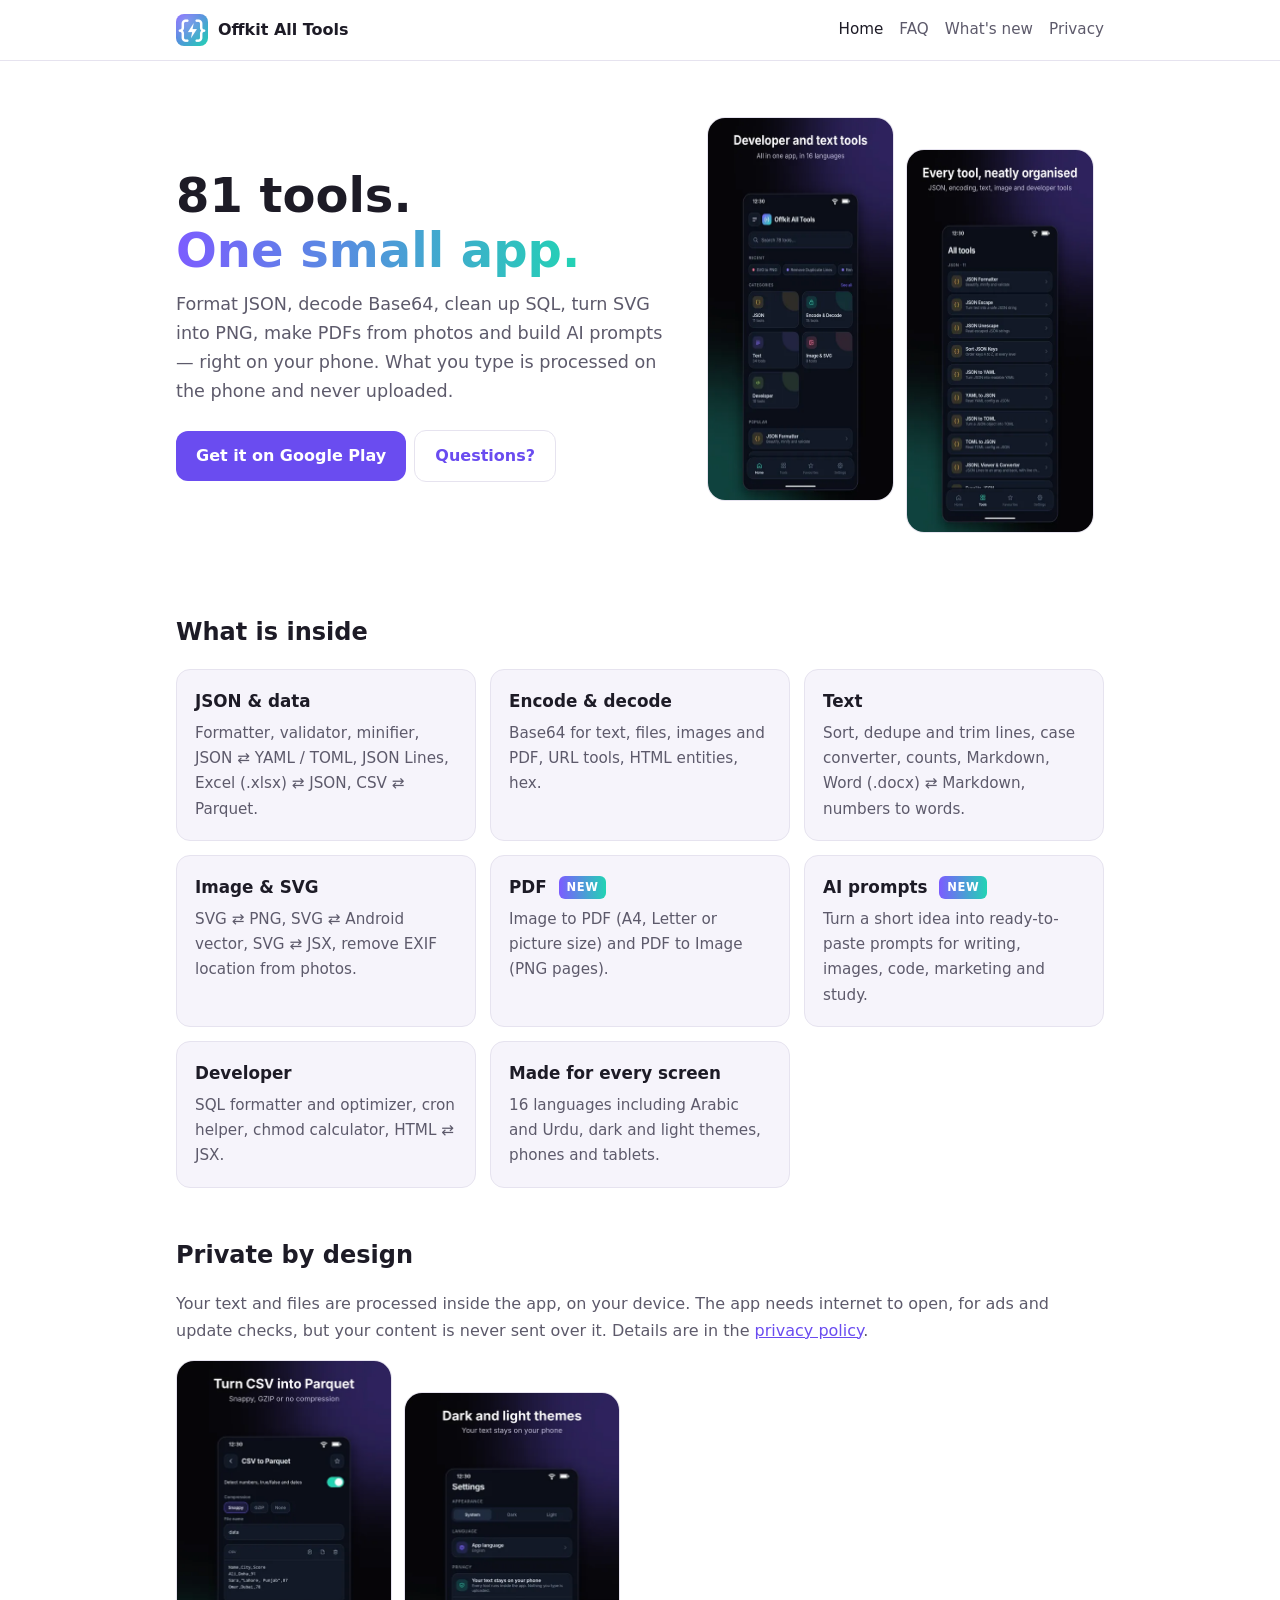
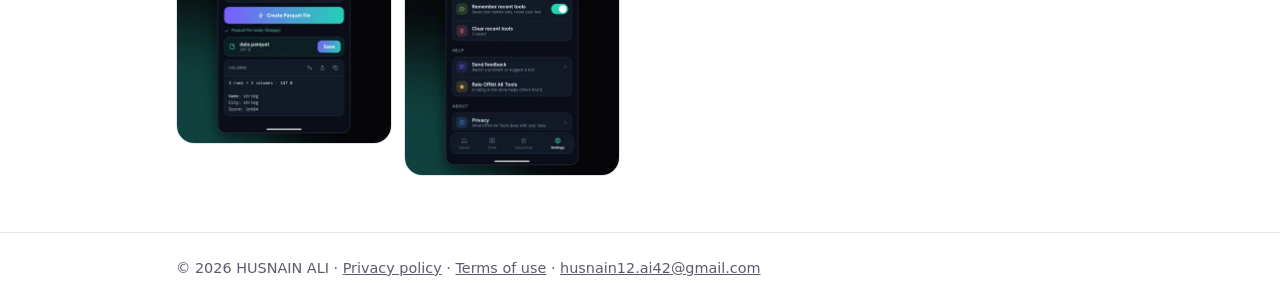
<file: index.html>
<!DOCTYPE html>
<html lang="en">
<head>
<meta charset="utf-8">
<meta name="viewport" content="width=device-width, initial-scale=1">
<title>Offkit All Tools — 81 developer and text tools</title>
<meta name="description" content="81 developer and text tools in one app for Android and iPhone: JSON, Base64, SQL, SVG, PDF and AI prompts.">
<link rel="icon" href="img/icon.png">
<link rel="stylesheet" href="site.css">
</head>
<body>
<header class="top"><div class="wrap"><a class="brand" href="index.html"><img src="img/icon.png" alt="">Offkit All Tools</a><nav class="links"><a href="index.html" aria-current="page">Home</a><a href="faq.html">FAQ</a><a href="changelog.html">What&#39;s new</a><a href="privacy.html">Privacy</a></nav></div></header>
<main class="wrap">
<section class="hero">
  <div>
    <h1>81 tools.<br><span class="grad">One small app.</span></h1>
    <p class="lead">Format JSON, decode Base64, clean up SQL, turn SVG into PNG, make PDFs from photos and build AI prompts — right on your phone. What you type is processed on the phone and never uploaded.</p>
    <a class="btn" href="https://play.google.com/store/apps/details?id=com.offkit.app">Get it on Google Play</a><a class="btn ghost" href="faq.html">Questions?</a>
  </div>
  <div class="shots"><img src="img/shot-1.webp" alt="Home screen with search, recent tools and categories" width="216" height="384"><img src="img/shot-2.webp" alt="List of JSON tools" width="216" height="384"></div>
</section>

<h2>What is inside</h2>
<div class="grid">
  <div class="card"><h3>JSON &amp; data</h3><p>Formatter, validator, minifier, JSON ⇄ YAML / TOML, JSON Lines, Excel (.xlsx) ⇄ JSON, CSV ⇄ Parquet.</p></div>
  <div class="card"><h3>Encode &amp; decode</h3><p>Base64 for text, files, images and PDF, URL tools, HTML entities, hex.</p></div>
  <div class="card"><h3>Text</h3><p>Sort, dedupe and trim lines, case converter, counts, Markdown, Word (.docx) ⇄ Markdown, numbers to words.</p></div>
  <div class="card"><h3>Image &amp; SVG</h3><p>SVG ⇄ PNG, SVG ⇄ Android vector, SVG ⇄ JSX, remove EXIF location from photos.</p></div>
  <div class="card"><h3>PDF <span class="tag">NEW</span></h3><p>Image to PDF (A4, Letter or picture size) and PDF to Image (PNG pages).</p></div>
  <div class="card"><h3>AI prompts <span class="tag">NEW</span></h3><p>Turn a short idea into ready-to-paste prompts for writing, images, code, marketing and study.</p></div>
  <div class="card"><h3>Developer</h3><p>SQL formatter and optimizer, cron helper, chmod calculator, HTML ⇄ JSX.</p></div>
  <div class="card"><h3>Made for every screen</h3><p>16 languages including Arabic and Urdu, dark and light themes, phones and tablets.</p></div>
</div>

<h2>Private by design</h2>
<p class="muted">Your text and files are processed inside the app, on your device. The app needs internet to open, for ads and update checks, but your content is never sent over it. Details are in the <a href="privacy.html">privacy policy</a>.</p>
<div class="shots" style="justify-content:flex-start"><img src="img/shot-3.webp" alt="CSV to Parquet tool" width="216" height="384" loading="lazy"><img src="img/shot-8.webp" alt="Settings screen" width="216" height="384" loading="lazy"></div>
</main>
<footer><div class="wrap">© 2026 HUSNAIN ALI · <a href="privacy.html">Privacy policy</a> · <a href="terms.html">Terms of use</a> · <a href="mailto:husnain12.ai42@gmail.com">husnain12.ai42@gmail.com</a></div></footer>
</body>
</html>
</file>
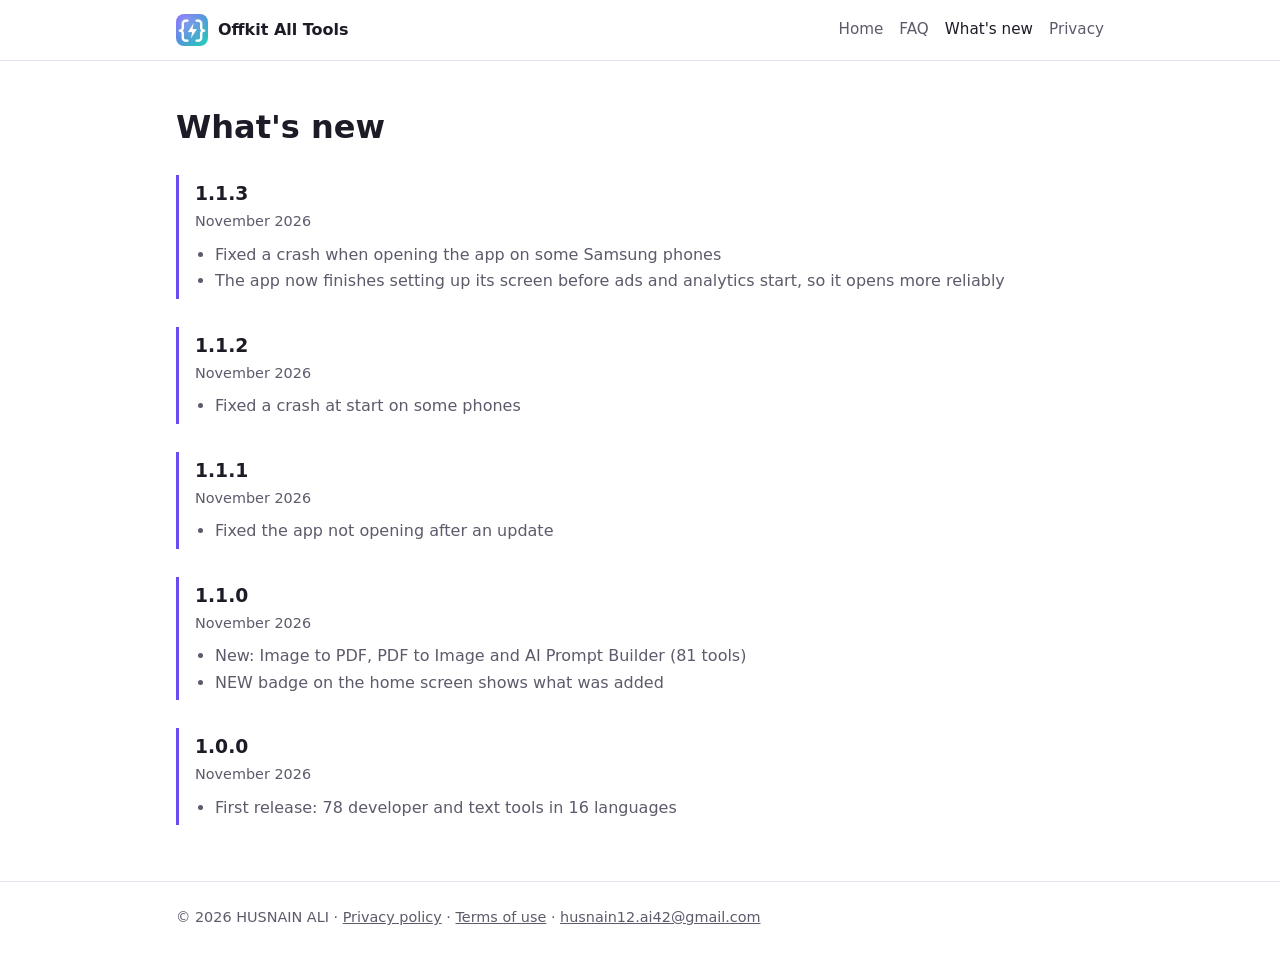
<file: changelog.html>
<!DOCTYPE html>
<html lang="en">
<head>
<meta charset="utf-8">
<meta name="viewport" content="width=device-width, initial-scale=1">
<title>Offkit All Tools — What's new</title>
<meta name="description" content="Release notes for Offkit All Tools.">
<link rel="icon" href="img/icon.png">
<link rel="stylesheet" href="site.css">
</head>
<body>
<header class="top"><div class="wrap"><a class="brand" href="index.html"><img src="img/icon.png" alt="">Offkit All Tools</a><nav class="links"><a href="index.html">Home</a><a href="faq.html">FAQ</a><a href="changelog.html" aria-current="page">What&#39;s new</a><a href="privacy.html">Privacy</a></nav></div></header>
<main class="wrap">
<h1 style="margin-top:40px">What's new</h1>
<!-- NEXT RELEASE: remove the comment marks around this block on the day 1.2.0 is live on Google Play.
<div class="release"><h3>1.2.0</h3><div class="date">November 2026</div><ul>
<li>Tablet layout: tools are shown in columns on big screens</li>
<li>Faster start-up</li>
<li>Very large or damaged files are stopped safely instead of slowing the phone</li>
<li>Pick the app language in Android settings (Android 13+)</li>
<li>Copied results are hidden from the clipboard preview</li></ul></div>
-->
<div class="release"><h3>1.1.3</h3><div class="date">November 2026</div><ul>
<li>Fixed a crash when opening the app on some Samsung phones</li>
<li>The app now finishes setting up its screen before ads and analytics start, so it opens more reliably</li></ul></div>
<div class="release"><h3>1.1.2</h3><div class="date">November 2026</div><ul><li>Fixed a crash at start on some phones</li></ul></div>
<div class="release"><h3>1.1.1</h3><div class="date">November 2026</div><ul><li>Fixed the app not opening after an update</li></ul></div>
<div class="release"><h3>1.1.0</h3><div class="date">November 2026</div><ul>
<li>New: Image to PDF, PDF to Image and AI Prompt Builder (81 tools)</li>
<li>NEW badge on the home screen shows what was added</li></ul></div>
<div class="release"><h3>1.0.0</h3><div class="date">November 2026</div><ul>
<li>First release: 78 developer and text tools in 16 languages</li></ul></div>
</main>
<footer><div class="wrap">© 2026 HUSNAIN ALI · <a href="privacy.html">Privacy policy</a> · <a href="terms.html">Terms of use</a> · <a href="mailto:husnain12.ai42@gmail.com">husnain12.ai42@gmail.com</a></div></footer>
</body>
</html>
</file>
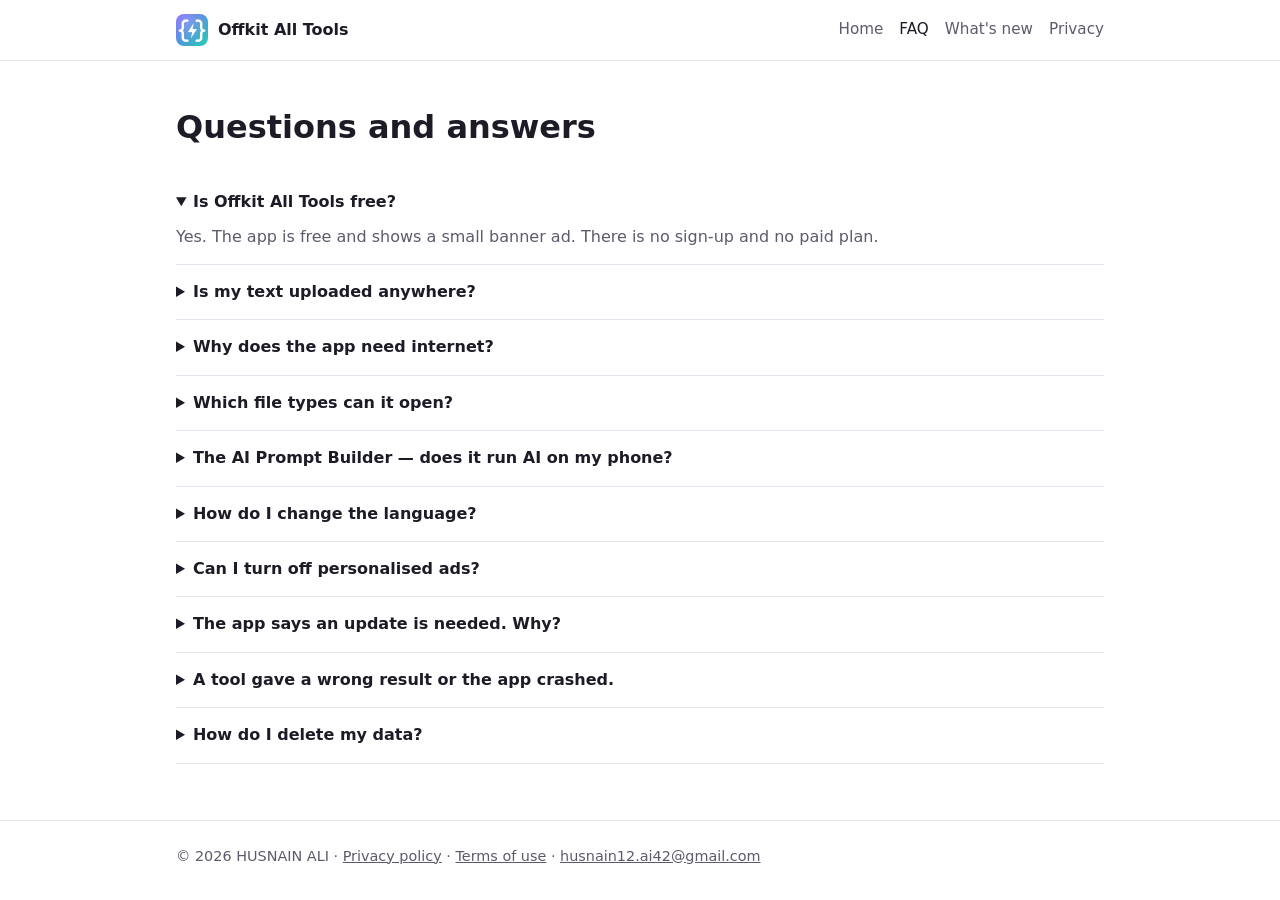
<file: faq.html>
<!DOCTYPE html>
<html lang="en">
<head>
<meta charset="utf-8">
<meta name="viewport" content="width=device-width, initial-scale=1">
<title>Offkit All Tools — FAQ</title>
<meta name="description" content="Answers to common questions about Offkit All Tools.">
<link rel="icon" href="img/icon.png">
<link rel="stylesheet" href="site.css">
</head>
<body>
<header class="top"><div class="wrap"><a class="brand" href="index.html"><img src="img/icon.png" alt="">Offkit All Tools</a><nav class="links"><a href="index.html">Home</a><a href="faq.html" aria-current="page">FAQ</a><a href="changelog.html">What&#39;s new</a><a href="privacy.html">Privacy</a></nav></div></header>
<main class="wrap">
<h1 style="margin-top:40px">Questions and answers</h1>
<details open><summary>Is Offkit All Tools free?</summary><p>Yes. The app is free and shows a small banner ad. There is no sign-up and no paid plan.</p></details>
<details><summary>Is my text uploaded anywhere?</summary><p>No. Everything you type, paste or open is processed on your phone. It is never sent to us or anyone else. See the <a href="privacy.html">privacy policy</a>.</p></details>
<details><summary>Why does the app need internet?</summary><p>To show ads (which keep the app free), to check that you have the latest version, and to send anonymous crash reports. Your content is never sent.</p></details>
<details><summary>Which file types can it open?</summary><p>Text and JSON files, CSV, Excel .xlsx, Word .docx, Parquet, SVG, PNG, JPEG, WebP and PDF. Files up to 25 MB are supported.</p></details>
<details><summary>The AI Prompt Builder — does it run AI on my phone?</summary><p>No. It uses ready-made templates to turn your idea into good prompts. Copy a prompt into the AI app you already use.</p></details>
<details><summary>How do I change the language?</summary><p>Settings → Language inside the app. From version 1.2 on Android 13 and newer, you can also pick it in the phone's Settings → Apps → Offkit All Tools → Language.</p></details>
<details><summary>Can I turn off personalised ads?</summary><p>Yes. Where the consent form applies (for example in Europe), Settings → Ad privacy choices opens it again. On Android you can also reset or delete your advertising ID in the phone settings.</p></details>
<details><summary>The app says an update is needed. Why?</summary><p>Sometimes an older version has a bug that must not stay on phones. Tap Update; it takes a few seconds through Google Play or the App Store.</p></details>
<details><summary>A tool gave a wrong result or the app crashed.</summary><p>Please email <a href="mailto:husnain12.ai42@gmail.com">husnain12.ai42@gmail.com</a> with the tool name and, if possible, a small example. You can also use Settings → Send feedback.</p></details>
<details><summary>How do I delete my data?</summary><p>Settings → Clear recent tools removes your history. Uninstalling the app removes everything stored on your phone. For data held by Google (ads, Firebase) see the privacy policy.</p></details>
</main>
<footer><div class="wrap">© 2026 HUSNAIN ALI · <a href="privacy.html">Privacy policy</a> · <a href="terms.html">Terms of use</a> · <a href="mailto:husnain12.ai42@gmail.com">husnain12.ai42@gmail.com</a></div></footer>
</body>
</html>
</file>
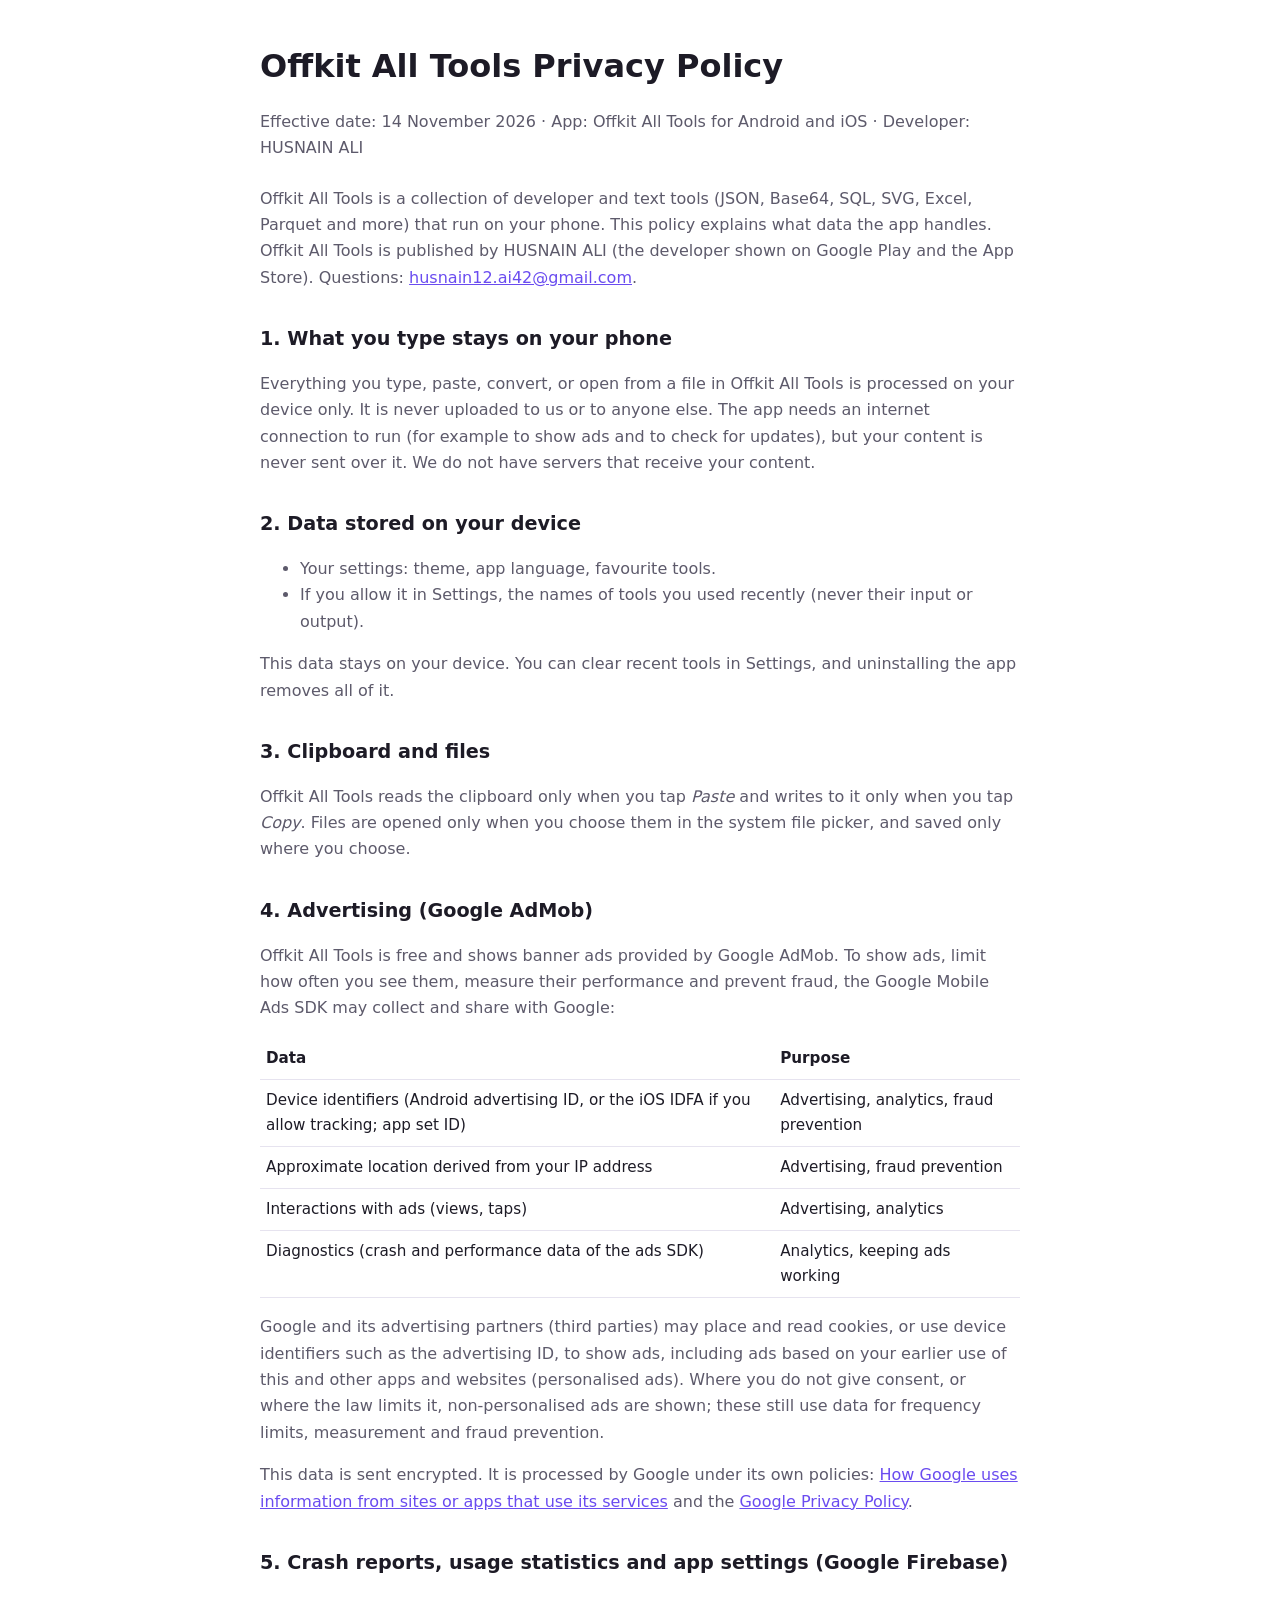
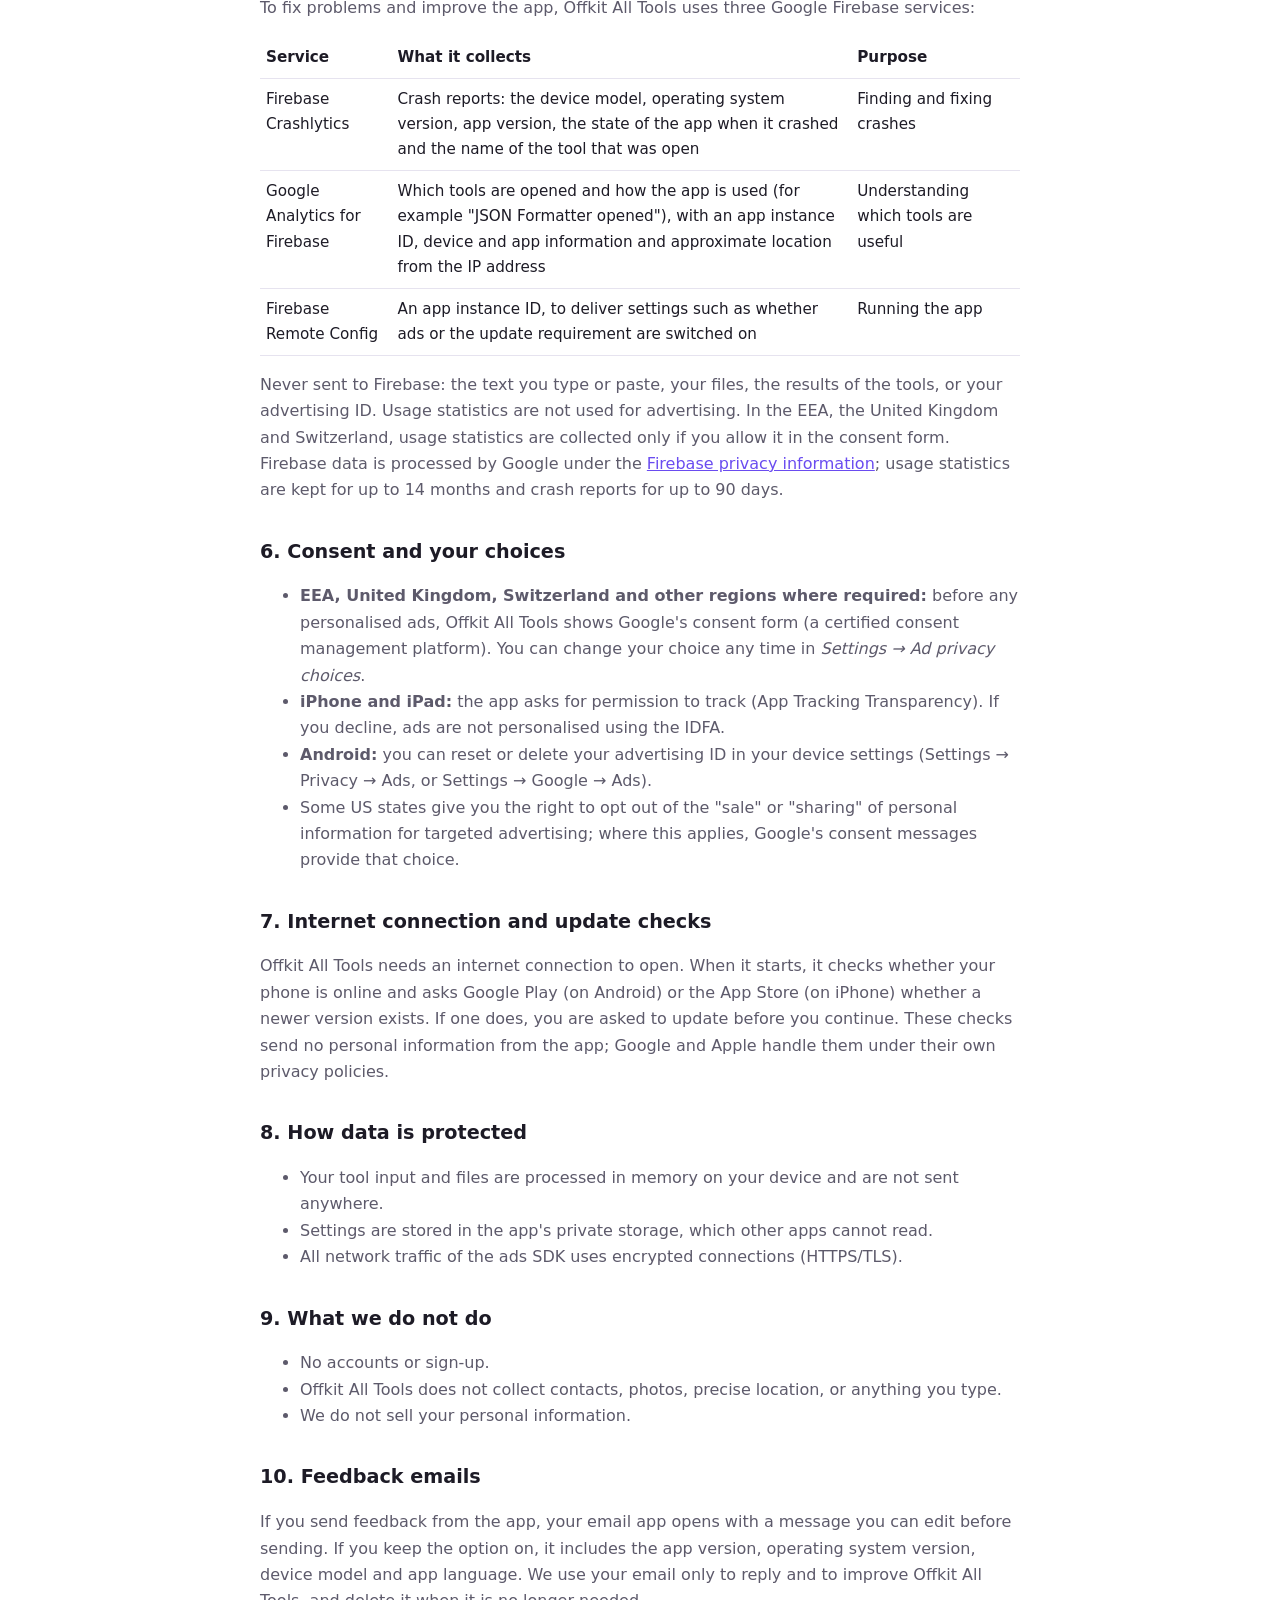
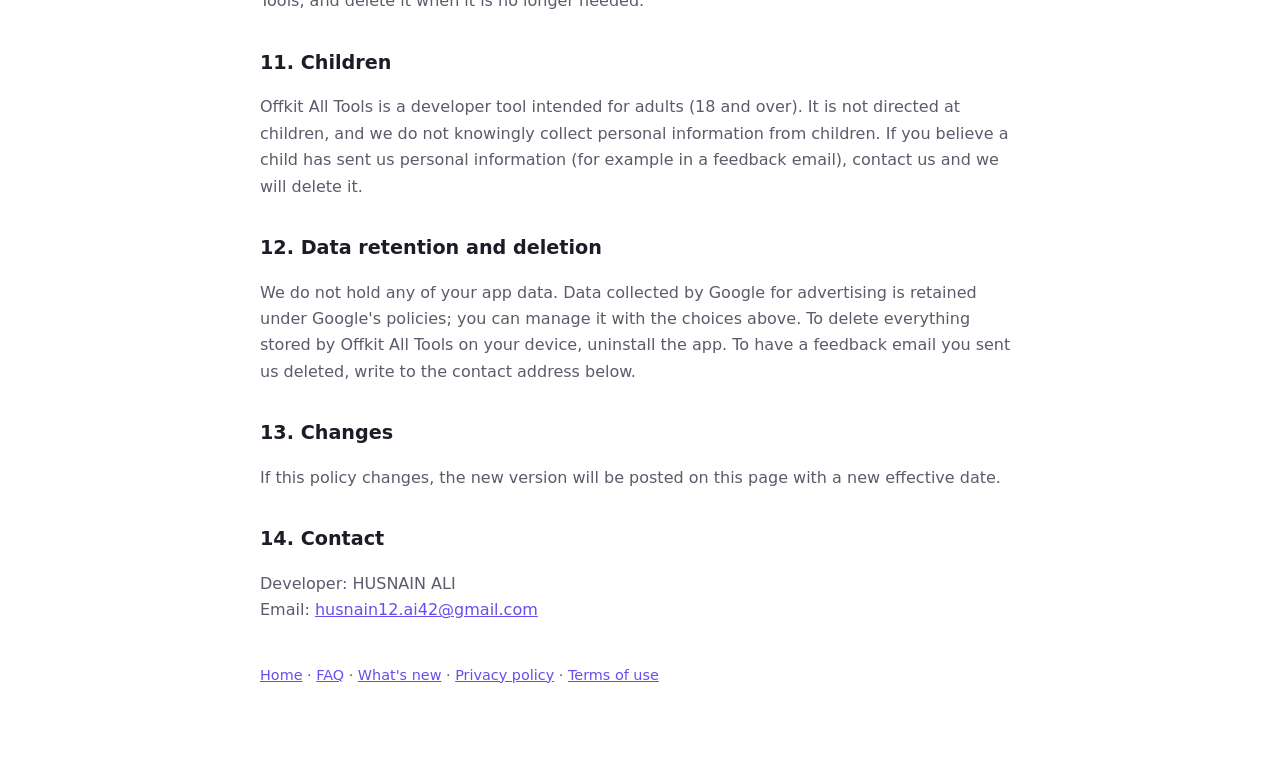
<file: privacy.html>
<!DOCTYPE html>
<html lang="en">
<head>
<meta charset="utf-8">
<meta name="viewport" content="width=device-width, initial-scale=1">
<title>Offkit All Tools Privacy Policy</title>
<meta name="description" content="How the Offkit All Tools app handles your data.">
<style>
  :root { --bg:#ffffff; --text:#1d1b26; --muted:#5d5a6b; --line:#e6e3ef; --accent:#6a4cf0; }
  @media (prefers-color-scheme: dark) { :root { --bg:#0f0e15; --text:#eceaf4; --muted:#a8a4b8; --line:#2a2737; --accent:#9b85ff; } }
  body { margin:0; background:var(--bg); color:var(--text); font:16px/1.65 system-ui,-apple-system,"Segoe UI",Roboto,sans-serif; }
  main { max-width:760px; margin:0 auto; padding:40px 20px 64px; }
  h1 { font-size:2rem; margin:0 0 4px; } h2 { font-size:1.2rem; margin:32px 0 8px; }
  p, li { color:var(--muted); } a { color:var(--accent); }
  table { border-collapse:collapse; width:100%; font-size:.95rem; } th, td { text-align:left; border-bottom:1px solid var(--line); padding:8px 6px; vertical-align:top; }
  .meta { color:var(--muted); margin-bottom:24px; }
</style>
</head>
<body>
<main>
<h1>Offkit All Tools Privacy Policy</h1>
<p class="meta">Effective date: 14 November 2026 · App: Offkit All Tools for Android and iOS · Developer: HUSNAIN ALI</p>

<p>Offkit All Tools is a collection of developer and text tools (JSON, Base64, SQL, SVG, Excel, Parquet and more) that run on your phone.
This policy explains what data the app handles. Offkit All Tools is published by HUSNAIN ALI (the developer shown on Google Play and the App Store). Questions: <a href="mailto:husnain12.ai42@gmail.com">husnain12.ai42@gmail.com</a>.</p>

<h2>1. What you type stays on your phone</h2>
<p>Everything you type, paste, convert, or open from a file in Offkit All Tools is processed on your device only. It is never uploaded to us or to anyone else. The app needs an internet connection to run (for example to show ads and to check for updates), but your content is never sent over it. We do not have servers that receive your content.</p>

<h2>2. Data stored on your device</h2>
<ul>
  <li>Your settings: theme, app language, favourite tools.</li>
  <li>If you allow it in Settings, the names of tools you used recently (never their input or output).</li>
</ul>
<p>This data stays on your device. You can clear recent tools in Settings, and uninstalling the app removes all of it.</p>

<h2>3. Clipboard and files</h2>
<p>Offkit All Tools reads the clipboard only when you tap <em>Paste</em> and writes to it only when you tap <em>Copy</em>. Files are opened only when you choose them in the system file picker, and saved only where you choose.</p>

<h2>4. Advertising (Google AdMob)</h2>
<p>Offkit All Tools is free and shows banner ads provided by Google AdMob. To show ads, limit how often you see them, measure their performance and prevent fraud, the Google Mobile Ads SDK may collect and share with Google:</p>
<table>
  <tr><th>Data</th><th>Purpose</th></tr>
  <tr><td>Device identifiers (Android advertising ID, or the iOS IDFA if you allow tracking; app set ID)</td><td>Advertising, analytics, fraud prevention</td></tr>
  <tr><td>Approximate location derived from your IP address</td><td>Advertising, fraud prevention</td></tr>
  <tr><td>Interactions with ads (views, taps)</td><td>Advertising, analytics</td></tr>
  <tr><td>Diagnostics (crash and performance data of the ads SDK)</td><td>Analytics, keeping ads working</td></tr>
</table>
<p>Google and its advertising partners (third parties) may place and read cookies, or use device identifiers such as the advertising ID, to show ads, including ads based on your earlier use of this and other apps and websites (personalised ads). Where you do not give consent, or where the law limits it, non-personalised ads are shown; these still use data for frequency limits, measurement and fraud prevention.</p>
<p>This data is sent encrypted. It is processed by Google under its own policies: <a href="https://policies.google.com/technologies/partner-sites">How Google uses information from sites or apps that use its services</a> and the <a href="https://policies.google.com/privacy">Google Privacy Policy</a>.</p>

<h2>5. Crash reports, usage statistics and app settings (Google Firebase)</h2>
<p>To fix problems and improve the app, Offkit All Tools uses three Google Firebase services:</p>
<table>
  <tr><th>Service</th><th>What it collects</th><th>Purpose</th></tr>
  <tr><td>Firebase Crashlytics</td><td>Crash reports: the device model, operating system version, app version, the state of the app when it crashed and the name of the tool that was open</td><td>Finding and fixing crashes</td></tr>
  <tr><td>Google Analytics for Firebase</td><td>Which tools are opened and how the app is used (for example "JSON Formatter opened"), with an app instance ID, device and app information and approximate location from the IP address</td><td>Understanding which tools are useful</td></tr>
  <tr><td>Firebase Remote Config</td><td>An app instance ID, to deliver settings such as whether ads or the update requirement are switched on</td><td>Running the app</td></tr>
</table>
<p>Never sent to Firebase: the text you type or paste, your files, the results of the tools, or your advertising ID. Usage statistics are not used for advertising. In the EEA, the United Kingdom and Switzerland, usage statistics are collected only if you allow it in the consent form. Firebase data is processed by Google under the <a href="https://firebase.google.com/support/privacy">Firebase privacy information</a>; usage statistics are kept for up to 14 months and crash reports for up to 90 days.</p>

<h2>6. Consent and your choices</h2>
<ul>
  <li><strong>EEA, United Kingdom, Switzerland and other regions where required:</strong> before any personalised ads, Offkit All Tools shows Google's consent form (a certified consent management platform). You can change your choice any time in <em>Settings → Ad privacy choices</em>.</li>
  <li><strong>iPhone and iPad:</strong> the app asks for permission to track (App Tracking Transparency). If you decline, ads are not personalised using the IDFA.</li>
  <li><strong>Android:</strong> you can reset or delete your advertising ID in your device settings (Settings → Privacy → Ads, or Settings → Google → Ads).</li>
  <li>Some US states give you the right to opt out of the "sale" or "sharing" of personal information for targeted advertising; where this applies, Google's consent messages provide that choice.</li>
</ul>

<h2>7. Internet connection and update checks</h2>
<p>Offkit All Tools needs an internet connection to open. When it starts, it checks whether your phone is online and asks Google Play (on Android) or the App Store (on iPhone) whether a newer version exists. If one does, you are asked to update before you continue. These checks send no personal information from the app; Google and Apple handle them under their own privacy policies.</p>

<h2>8. How data is protected</h2>
<ul>
  <li>Your tool input and files are processed in memory on your device and are not sent anywhere.</li>
  <li>Settings are stored in the app's private storage, which other apps cannot read.</li>
  <li>All network traffic of the ads SDK uses encrypted connections (HTTPS/TLS).</li>
</ul>

<h2>9. What we do not do</h2>
<ul>
  <li>No accounts or sign-up.</li>
  <li>Offkit All Tools does not collect contacts, photos, precise location, or anything you type.</li>
  <li>We do not sell your personal information.</li>
</ul>

<h2>10. Feedback emails</h2>
<p>If you send feedback from the app, your email app opens with a message you can edit before sending. If you keep the option on, it includes the app version, operating system version, device model and app language. We use your email only to reply and to improve Offkit All Tools, and delete it when it is no longer needed.</p>

<h2>11. Children</h2>
<p>Offkit All Tools is a developer tool intended for adults (18 and over). It is not directed at children, and we do not knowingly collect personal information from children. If you believe a child has sent us personal information (for example in a feedback email), contact us and we will delete it.</p>

<h2>12. Data retention and deletion</h2>
<p>We do not hold any of your app data. Data collected by Google for advertising is retained under Google's policies; you can manage it with the choices above. To delete everything stored by Offkit All Tools on your device, uninstall the app. To have a feedback email you sent us deleted, write to the contact address below.</p>

<h2>13. Changes</h2>
<p>If this policy changes, the new version will be posted on this page with a new effective date.</p>

<h2>14. Contact</h2>
<p>Developer: HUSNAIN ALI<br>Email: <a href="mailto:husnain12.ai42@gmail.com">husnain12.ai42@gmail.com</a></p>
<p style="margin-top:40px;font-size:.9rem"><a href="index.html">Home</a> · <a href="faq.html">FAQ</a> · <a href="changelog.html">What&#39;s new</a> · <a href="privacy.html">Privacy policy</a> · <a href="terms.html">Terms of use</a></p>
</main>
</body>
</html>
</file>
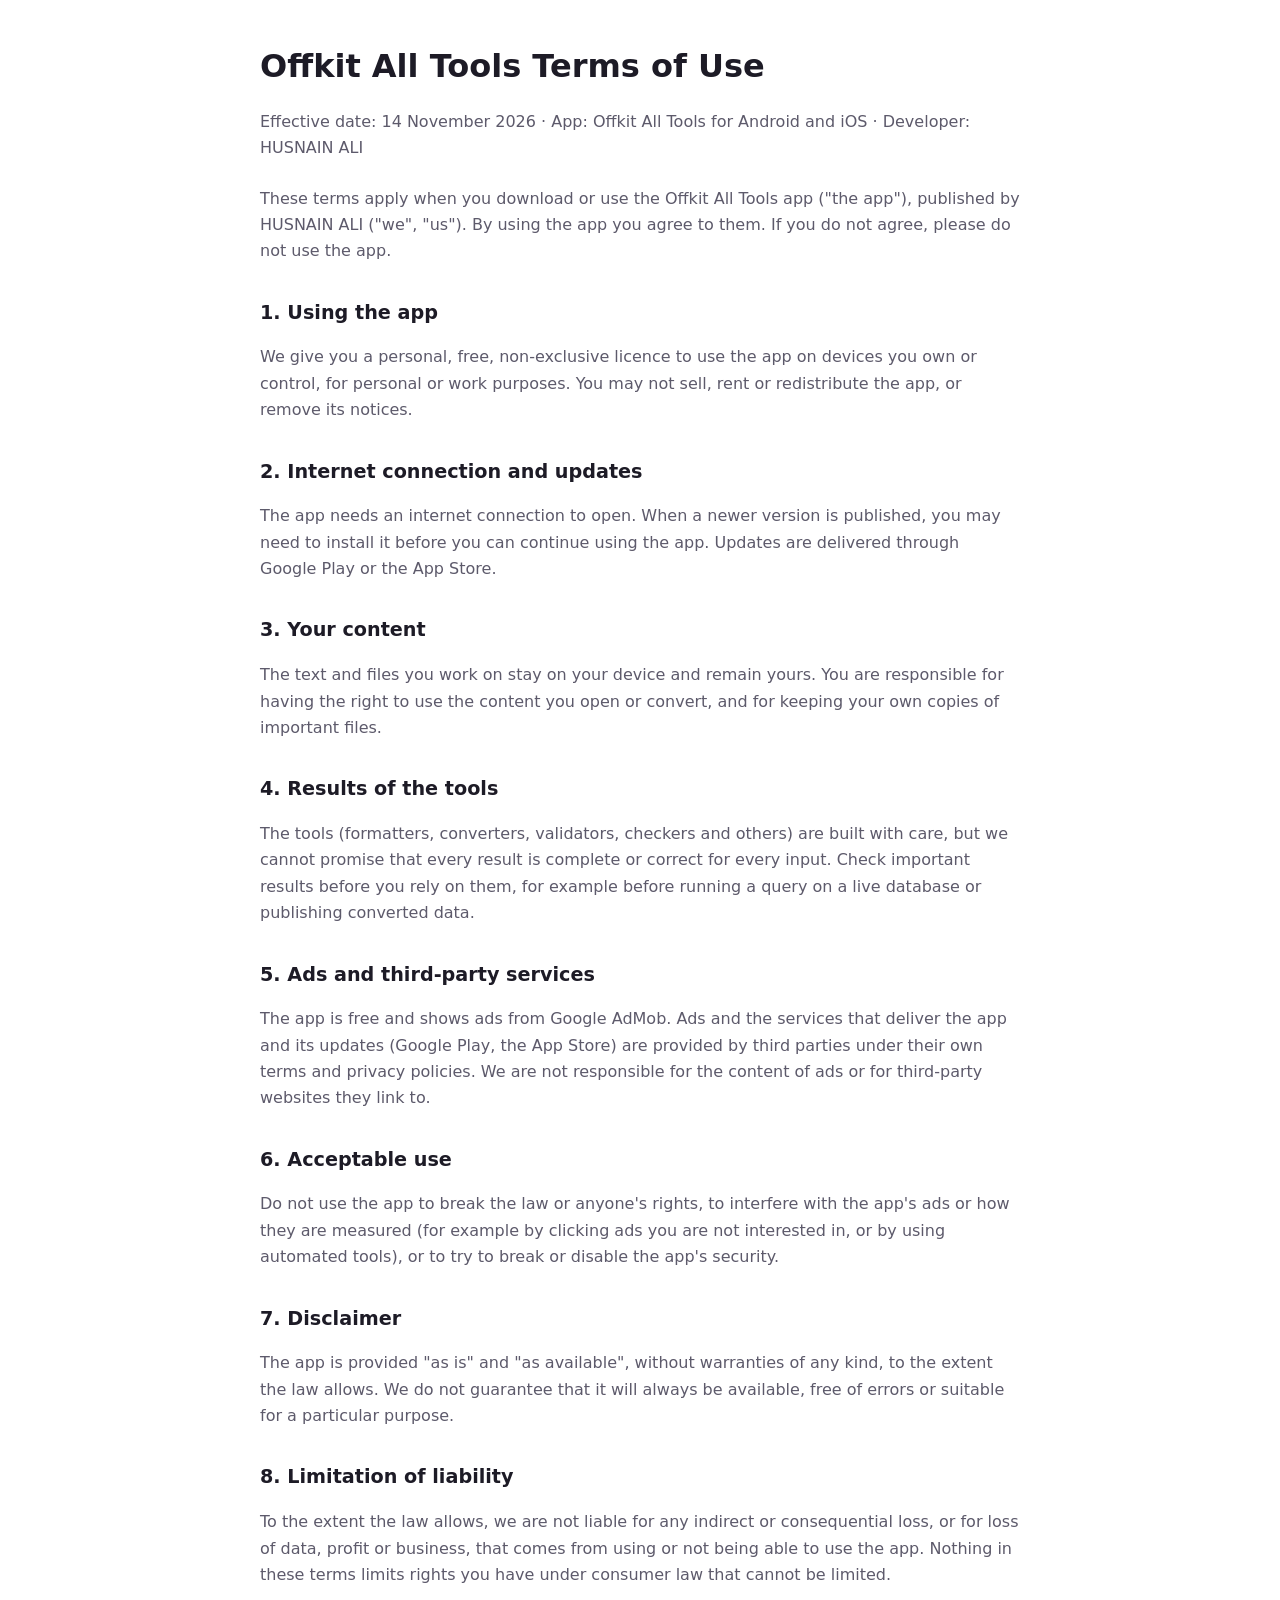
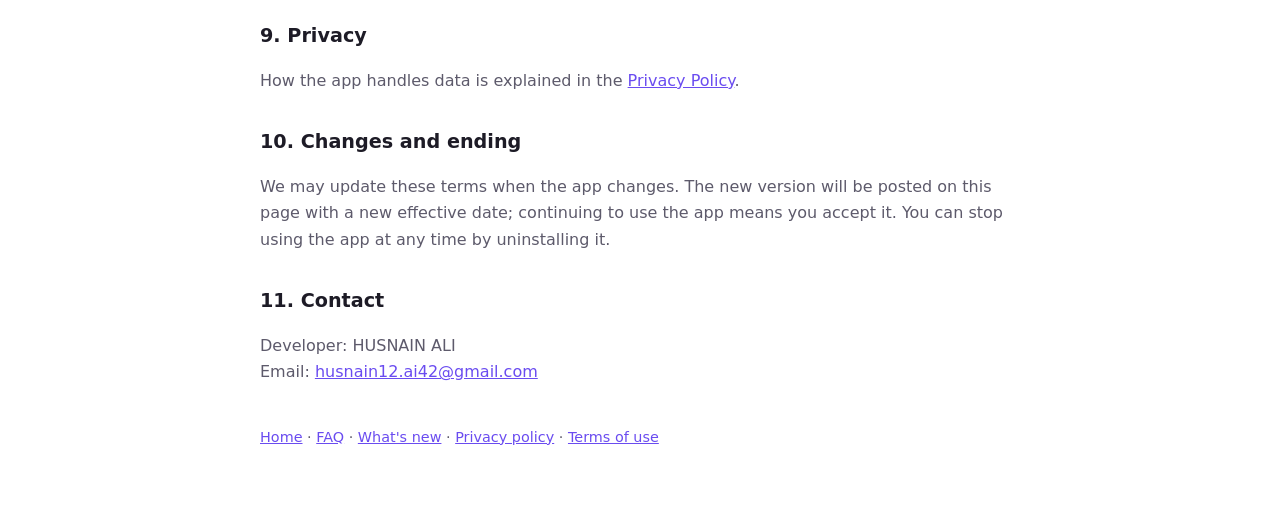
<file: terms.html>
<!DOCTYPE html>
<html lang="en">
<head>
<meta charset="utf-8">
<meta name="viewport" content="width=device-width, initial-scale=1">
<title>Offkit All Tools Terms of Use</title>
<meta name="description" content="The terms for using the Offkit All Tools app.">
<style>
  :root { --bg:#ffffff; --text:#1d1b26; --muted:#5d5a6b; --line:#e6e3ef; --accent:#6a4cf0; }
  @media (prefers-color-scheme: dark) { :root { --bg:#0f0e15; --text:#eceaf4; --muted:#a8a4b8; --line:#2a2737; --accent:#9b85ff; } }
  body { margin:0; background:var(--bg); color:var(--text); font:16px/1.65 system-ui,-apple-system,"Segoe UI",Roboto,sans-serif; }
  main { max-width:760px; margin:0 auto; padding:40px 20px 64px; }
  h1 { font-size:2rem; margin:0 0 4px; } h2 { font-size:1.2rem; margin:32px 0 8px; }
  p, li { color:var(--muted); } a { color:var(--accent); }
  table { border-collapse:collapse; width:100%; font-size:.95rem; } th, td { text-align:left; border-bottom:1px solid var(--line); padding:8px 6px; vertical-align:top; }
  .meta { color:var(--muted); margin-bottom:24px; }
</style>
</head>
<body>
<main>
<h1>Offkit All Tools Terms of Use</h1>
<p class="meta">Effective date: 14 November 2026 · App: Offkit All Tools for Android and iOS · Developer: HUSNAIN ALI</p>

<p>These terms apply when you download or use the Offkit All Tools app ("the app"), published by HUSNAIN ALI ("we", "us"). By using the app you agree to them. If you do not agree, please do not use the app.</p>

<h2>1. Using the app</h2>
<p>We give you a personal, free, non-exclusive licence to use the app on devices you own or control, for personal or work purposes. You may not sell, rent or redistribute the app, or remove its notices.</p>

<h2>2. Internet connection and updates</h2>
<p>The app needs an internet connection to open. When a newer version is published, you may need to install it before you can continue using the app. Updates are delivered through Google Play or the App Store.</p>

<h2>3. Your content</h2>
<p>The text and files you work on stay on your device and remain yours. You are responsible for having the right to use the content you open or convert, and for keeping your own copies of important files.</p>

<h2>4. Results of the tools</h2>
<p>The tools (formatters, converters, validators, checkers and others) are built with care, but we cannot promise that every result is complete or correct for every input. Check important results before you rely on them, for example before running a query on a live database or publishing converted data.</p>

<h2>5. Ads and third-party services</h2>
<p>The app is free and shows ads from Google AdMob. Ads and the services that deliver the app and its updates (Google Play, the App Store) are provided by third parties under their own terms and privacy policies. We are not responsible for the content of ads or for third-party websites they link to.</p>

<h2>6. Acceptable use</h2>
<p>Do not use the app to break the law or anyone's rights, to interfere with the app's ads or how they are measured (for example by clicking ads you are not interested in, or by using automated tools), or to try to break or disable the app's security.</p>

<h2>7. Disclaimer</h2>
<p>The app is provided "as is" and "as available", without warranties of any kind, to the extent the law allows. We do not guarantee that it will always be available, free of errors or suitable for a particular purpose.</p>

<h2>8. Limitation of liability</h2>
<p>To the extent the law allows, we are not liable for any indirect or consequential loss, or for loss of data, profit or business, that comes from using or not being able to use the app. Nothing in these terms limits rights you have under consumer law that cannot be limited.</p>

<h2>9. Privacy</h2>
<p>How the app handles data is explained in the <a href="privacy.html">Privacy Policy</a>.</p>

<h2>10. Changes and ending</h2>
<p>We may update these terms when the app changes. The new version will be posted on this page with a new effective date; continuing to use the app means you accept it. You can stop using the app at any time by uninstalling it.</p>

<h2>11. Contact</h2>
<p>Developer: HUSNAIN ALI<br>Email: <a href="mailto:husnain12.ai42@gmail.com">husnain12.ai42@gmail.com</a></p>
<p style="margin-top:40px;font-size:.9rem"><a href="index.html">Home</a> · <a href="faq.html">FAQ</a> · <a href="changelog.html">What&#39;s new</a> · <a href="privacy.html">Privacy policy</a> · <a href="terms.html">Terms of use</a></p>
</main>
</body>
</html>
</file>
<file: site.css>
:root{--bg:#ffffff;--card:#f6f4fb;--text:#1d1b26;--muted:#5d5a6b;--line:#e6e3ef;--accent:#6a4cf0;--mint:#12a98f}
@media (prefers-color-scheme:dark){:root{--bg:#0f0e15;--card:#191724;--text:#eceaf4;--muted:#a8a4b8;--line:#2a2737;--accent:#9b85ff;--mint:#22d3b4}}
*{box-sizing:border-box}
body{margin:0;background:var(--bg);color:var(--text);font:16px/1.65 system-ui,-apple-system,"Segoe UI",Roboto,sans-serif}
a{color:var(--accent)}
.wrap{max-width:960px;margin:0 auto;padding:0 16px}
header.top{border-bottom:1px solid var(--line)}
header.top .wrap{display:flex;align-items:center;gap:12px;height:60px;flex-wrap:wrap}
.brand{display:flex;align-items:center;gap:10px;font-weight:700;color:var(--text);text-decoration:none}
.brand img{width:32px;height:32px;border-radius:8px}
nav.links{margin-left:auto;display:flex;gap:16px;font-size:.95rem}
nav.links a{color:var(--muted);text-decoration:none}nav.links a:hover,nav.links a[aria-current]{color:var(--text)}
.hero{padding:56px 0 32px;display:grid;grid-template-columns:1.2fr 1fr;gap:32px;align-items:center}
.hero h1{font-size:clamp(2rem,5vw,3rem);line-height:1.15;margin:0 0 12px}
.grad{background:linear-gradient(90deg,#7c5cff,#22d3b4);-webkit-background-clip:text;background-clip:text;color:transparent}
.lead{color:var(--muted);font-size:1.1rem;margin:0 0 24px}
.btn{display:inline-block;padding:12px 20px;border-radius:12px;background:var(--accent);color:#fff;text-decoration:none;font-weight:600}
.btn.ghost{background:transparent;color:var(--accent);border:1px solid var(--line);margin-left:8px}
.shots{display:flex;gap:12px;justify-content:center}
.shots img{width:46%;max-width:216px;border-radius:18px;border:1px solid var(--line)}
.shots img:nth-child(2){margin-top:32px}
h2{font-size:1.5rem;margin:48px 0 16px}
.grid{display:grid;grid-template-columns:repeat(auto-fill,minmax(260px,1fr));gap:14px}
.card{background:var(--card);border:1px solid var(--line);border-radius:14px;padding:18px}
.card h3{margin:0 0 6px;font-size:1.05rem}.card p{margin:0;color:var(--muted);font-size:.95rem}
.tag{display:inline-block;font-size:.72rem;font-weight:700;letter-spacing:.05em;color:#fff;background:linear-gradient(90deg,#7c5cff,#22d3b4);padding:2px 8px;border-radius:6px;vertical-align:middle;margin-left:6px}
.muted{color:var(--muted)}
details{border-bottom:1px solid var(--line);padding:14px 0}
summary{cursor:pointer;font-weight:600}
details p{color:var(--muted);margin:8px 0 0}
.release{border-left:3px solid var(--accent);padding:4px 0 4px 16px;margin:0 0 28px}
.release h3{margin:0}.release .date{color:var(--muted);font-size:.9rem}
.release ul{color:var(--muted);padding-left:20px;margin:8px 0 0}
footer{border-top:1px solid var(--line);margin-top:56px;padding:24px 0;color:var(--muted);font-size:.9rem}
footer a{color:var(--muted)}
@media (max-width:720px){.hero{grid-template-columns:1fr;padding-top:32px}.btn.ghost{margin:8px 0 0}nav.links{margin-left:0;gap:12px}header.top .wrap{height:auto;padding-top:10px;padding-bottom:10px}}
</file>
